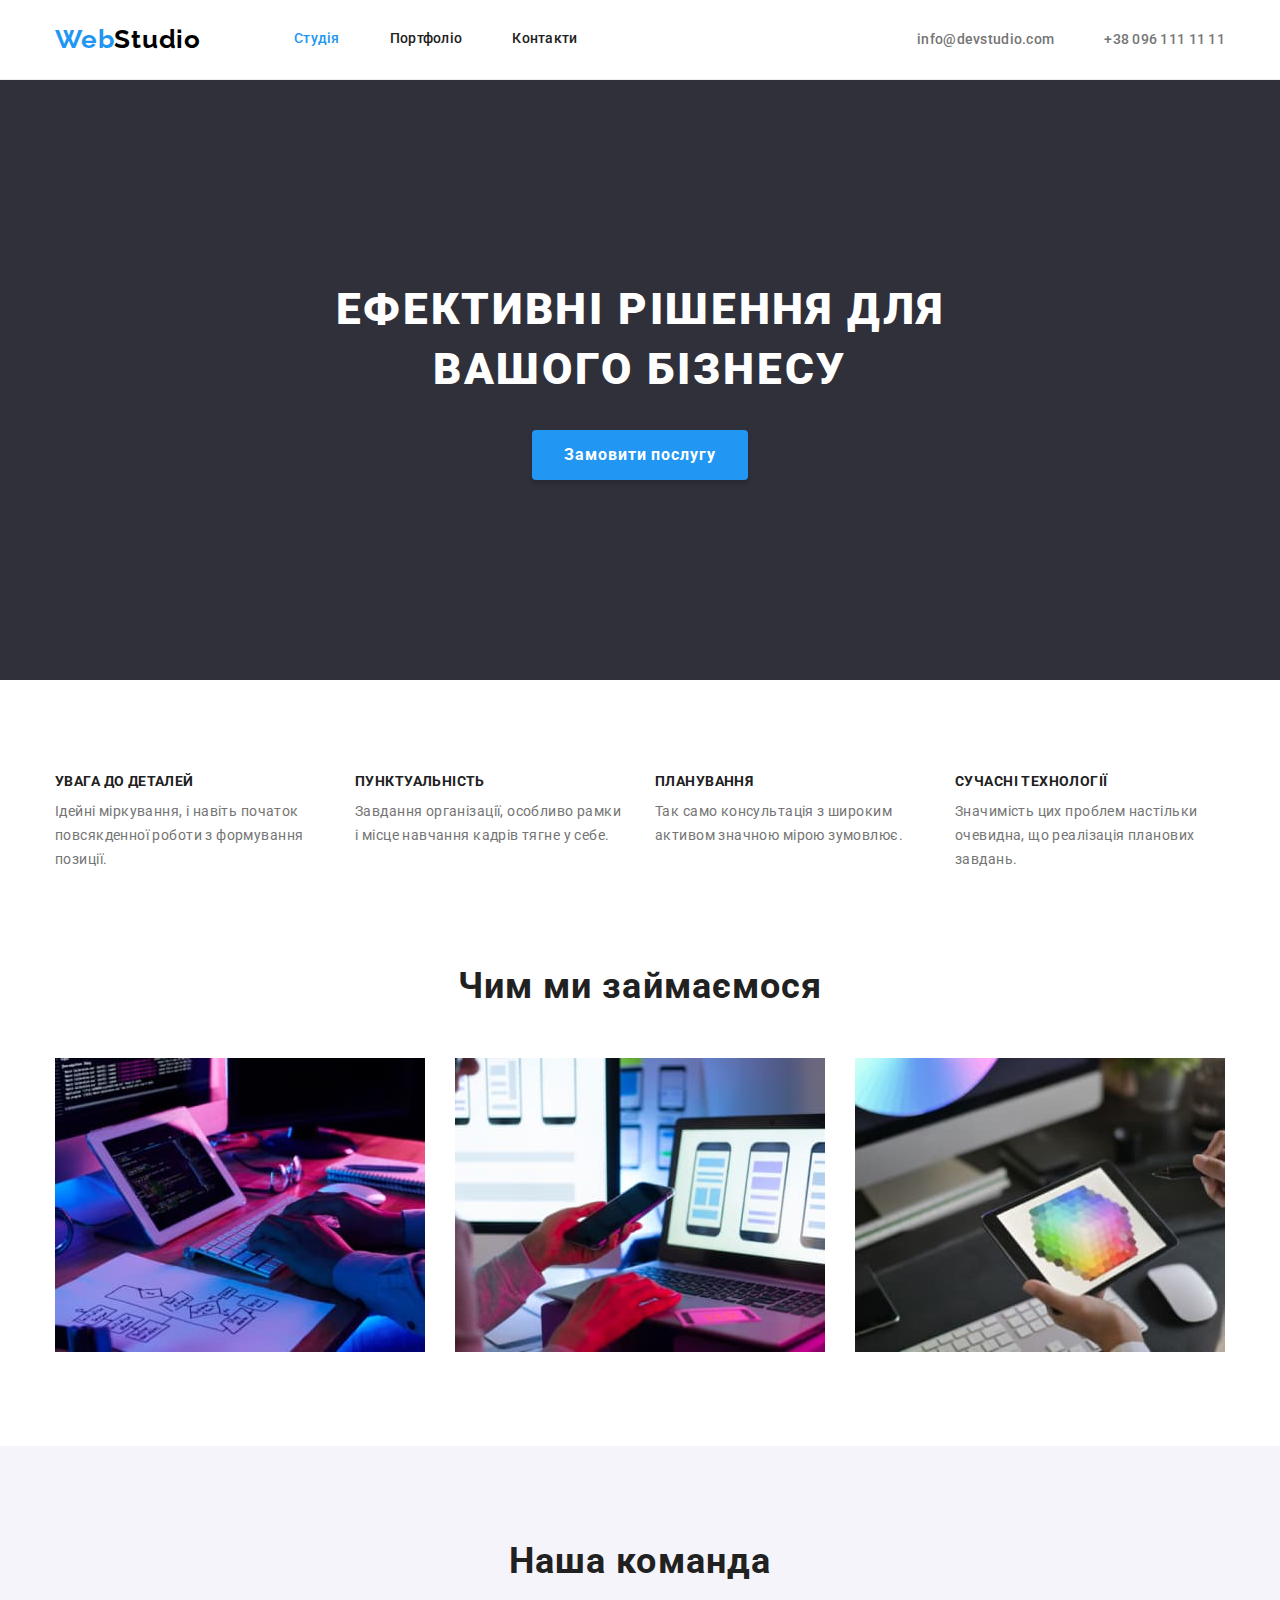
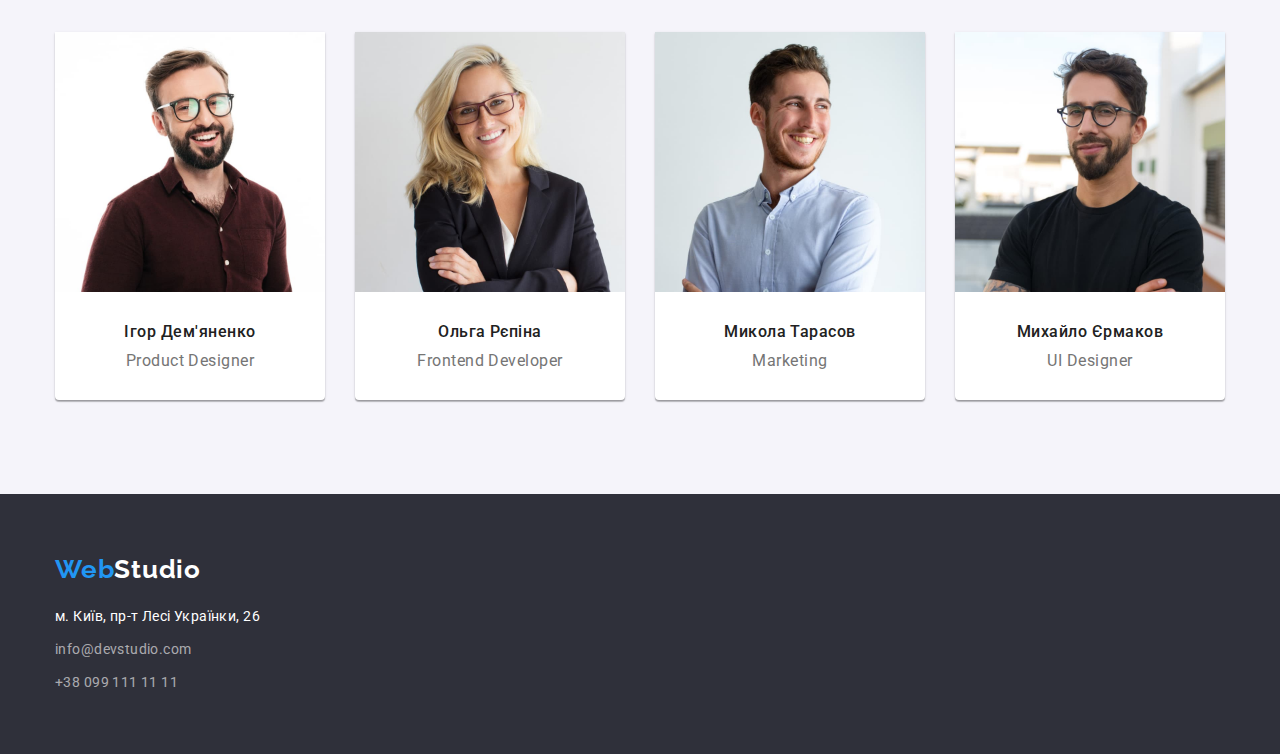
<file: index.html>
<!DOCTYPE html>
<html lang="uk">
<head>
    <meta charset="UTF-8">
    <meta http-equiv="X-UA-Compatible" content="IE=edge">
    <meta name="viewport" content="width=device-width, initial-scale=1.0">
    <title>WebStudio</title>
    <link href="https://fonts.googleapis.com/css2?family=Raleway:wght@700&family=Roboto:wght@400;500;700;900&display=swap" 
    rel="stylesheet">
    <link rel="stylesheet" href="https://cdnjs.cloudflare.com/ajax/libs/modern-normalize/1.1.0/modern-normalize.min.css">
    <link rel="stylesheet" href="./css/styles.css">
</head>
<body>
    <header class="header">
        <div class="container header-container">
        <nav class="nav-container">
            <a href="./index.html" class="logo">Web<span class="studio">Studio</span></a>
            <ul class="site-nav list">
                <li>
                    <a href="./index.html" class="link current">Студія</a>
                </li>
                <li>
                    <a href="./portfolio.html" class="link">Портфоліо</a>
                </li>
                <li>
                    <a href="#" class="link">Контакти</a>
                </li>
            </ul>
        </nav>
        <ul class="contact list">
            <li>
                <a href="mailto:info@devstudio.com" class="link">info@devstudio.com</a>
            </li>
            <li>
                <a href="tel:+380961111111" class="link">+38 096 111 11 11</a>
            </li>
        </ul>
        </div>
    </header>
    <main>
        <section class="hero hero-wrap">
            <div class="container">
            <h1 class="hero-title">Ефективні рішення для <br> вашого бізнесу</h1>
            <button type="button" class="hero-button">Замовити послугу</button>
            </div>
        </section>
        <section class="section feature-wrap">
            <div class="container">
            <h2 hidden>Нашиі особливості</h2>
            <ul class="feature list">
                <li class="iteam">
                    <h3 class="title">Увага до деталей</h3>
                    <p class="feature-description">Ідейні міркування, і навіть початок повсякденної роботи з формування позиції.</p>
                </li>
                <li class="iteam">
                    <h3 class="title">Пунктуальність</h3>
                    <p class="feature-description">Завдання організації, особливо рамки і місце навчання кадрів тягне у себе.</p>
                </li>
                <li class="iteam">
                    <h3 class="title">Планування</h3>
                    <p class="feature-description">Так само консультація з широким активом значною мірою зумовлює.</p>
                </li>
                <li class="iteam">
                    <h3 class="title">Сучасні технології</h3>
                    <p class="feature-description">Значимість цих проблем настільки очевидна, що реалізація планових завдань.</p>
                </li>
            </ul>
            </div>
        </section>
        <section class="section work-wrap">
            <div class="container">
            <h2 class="section-title">Чим ми займаємося</h2>
            <ul class="list iteam-wrap">
                <li class="images-list">
                    <img src="./images/desktop.jpg" alt="Десктопні додатки" width="370">
                </li>
                <li class="images-list">
                    <img src="./images/mobile.jpg" alt="Мобільні додатки" width="370">
                </li>
                <li class="images-list">
                    <img src="./images/design.jpg" alt="Дизайнерські рішення" width="370">
                </li>
            </ul>
            </div>
        </section>
        <section class="section-team">
            <div class="container">
            <h2 class="section-title">Наша команда</h2>
            <ul class="team list">
                <li class="tm-wrap">
                    <img src="./images/igor.jpg" alt="Ігор Дем'яненко" width="270">
                    <p class="tm-name">Ігор Дем'яненко</p>
                    <p lang="en" class="prof">Product Designer</p>
                </li>
                <li class="tm-wrap">
                    <img src="./images/olga.jpg" alt="Ольга Рєпіна" width="270">
                    <p class="tm-name">Ольга Рєпіна</p>
                    <p lang="en" class="prof">Frontend Developer</p>
                </li>
                <li class="tm-wrap">
                    <img src="./images/mykola.jpg" alt="Микола Тарасов" width="270">
                    <p class="tm-name">Микола Тарасов</p>
                    <p lang="en" class="prof">Marketing</p>
                </li>
                <li class="tm-wrap">
                    <img src="./images/mikhailo.jpg" alt="Михайло Єрмаков" width="270">
                    <p class="tm-name">Михайло Єрмаков</p>
                    <p lang="en" class="prof">UI Designer</p>
                </li>
            </ul>
            </div>
        </section>
    </main>
    <footer class="footer">
        <div class="container">
        <a href="./index.html" class="logo">Web<span class="studio-footer">Studio</span></a>
        <address class="address-wrap">
            <ul class="list">
                <li class="footer-list">
                    <a href="https://goo.gl/maps/CPtrU1FHBa2aNyZL9" target="_blank" rel="noopener noreferrer" class="address">м. Київ, пр-т Лесі Українки, 26</a> 
                </li>
                <li class="footer-list"> 
                    <a href="mailto:info@devstudio.com" class="contact-footer">info@devstudio.com</a> 
                </li>
                <li class="footer-list"> 
                    <a href="tel:+380991111111" class="contact-footer">+38 099 111 11 11</a> 
                </li>
            </ul>
        </address>
        </div>
    </footer>
    
</body>
</html>
</file>
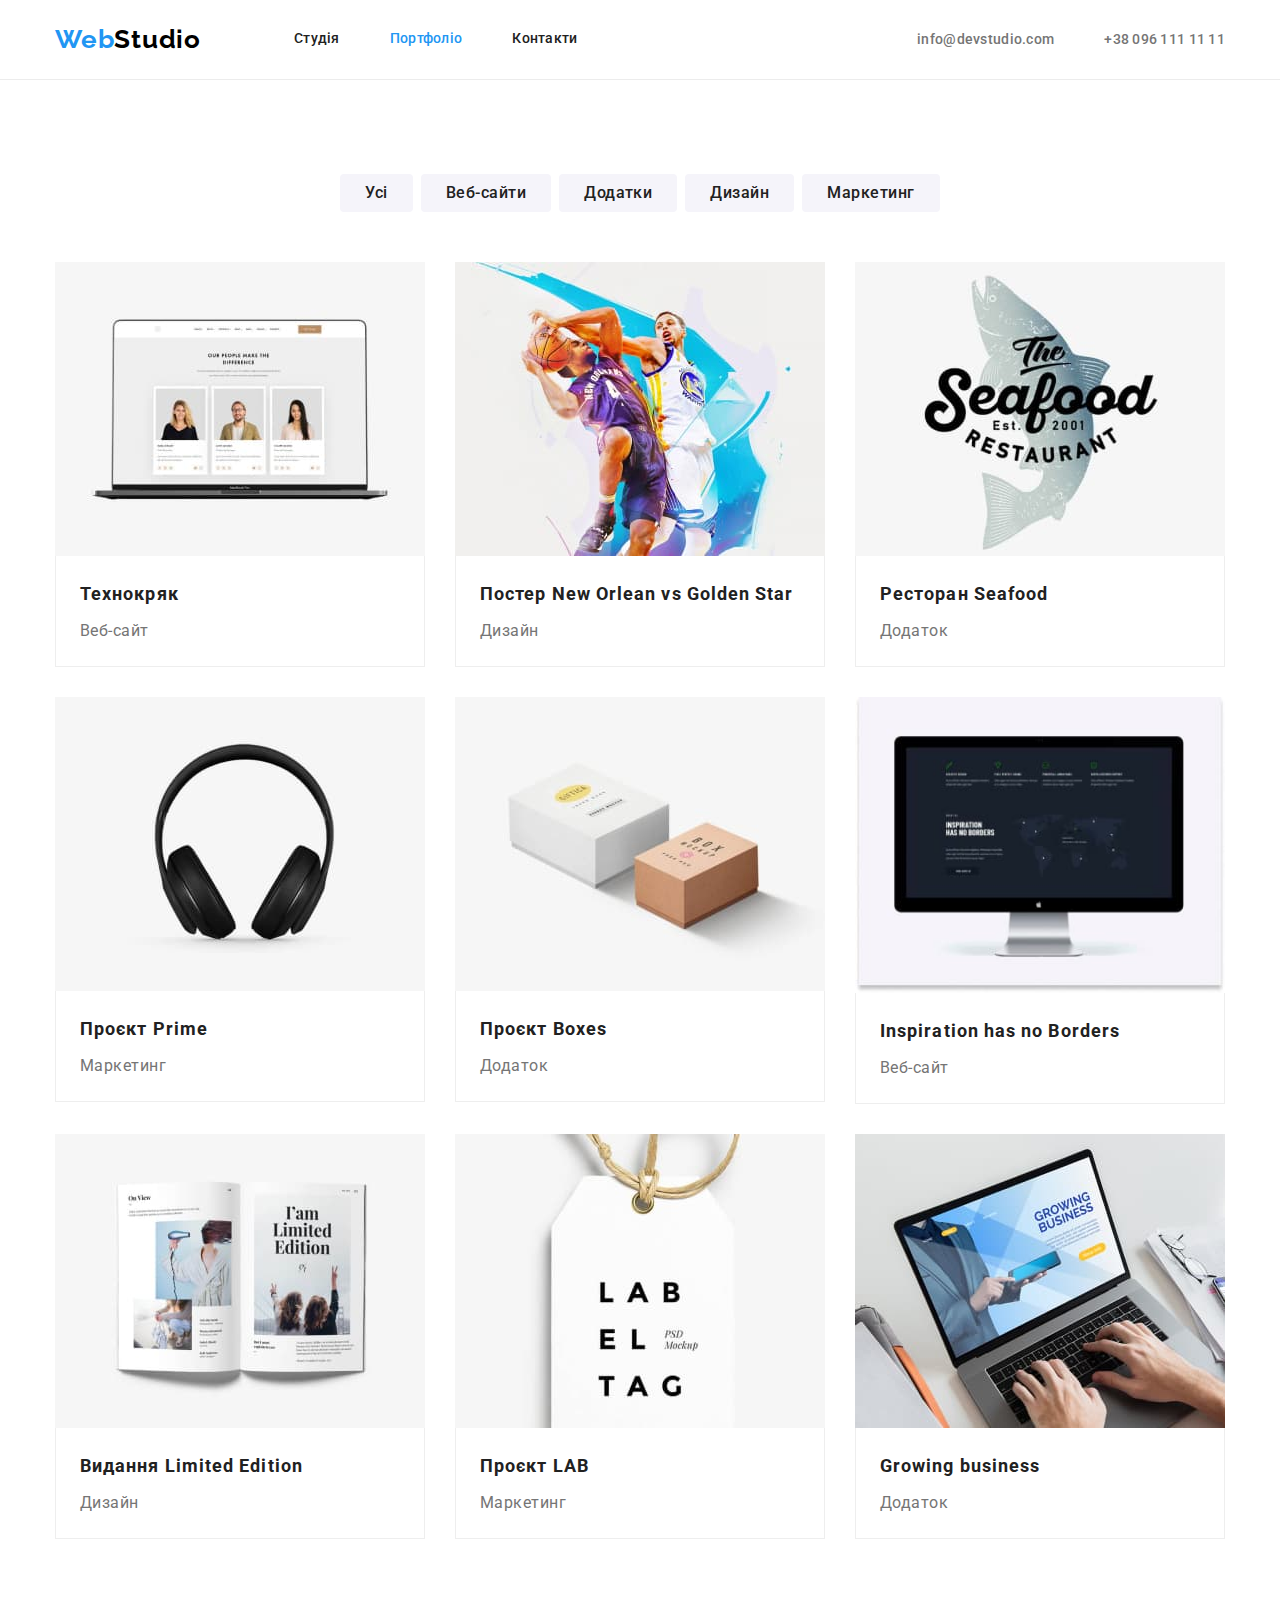
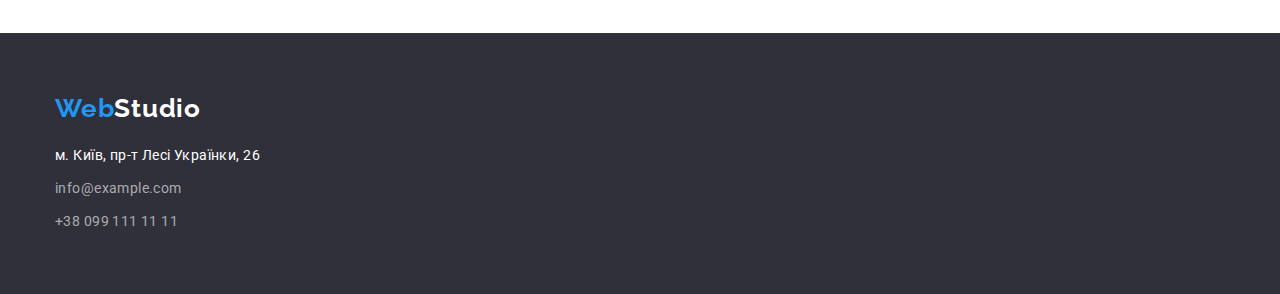
<file: portfolio.html>
<!DOCTYPE html>
<html lang="uk">
<head>
    <meta charset="UTF-8">
    <meta http-equiv="X-UA-Compatible" content="IE=edge">
    <meta name="viewport" content="width=device-width, initial-scale=1.0">
    <title>Портфоліо</title>
    <link href="https://fonts.googleapis.com/css2?family=Raleway:wght@700&family=Roboto:wght@400;500;700;900&display=swap"
    rel="stylesheet">
    <link rel="stylesheet" href="https://cdnjs.cloudflare.com/ajax/libs/modern-normalize/1.1.0/modern-normalize.min.css">
    <link rel="stylesheet" href="./css/styles.css">
</head>
<body>
    <header class="header">
        <div class="container header-container">
        <nav class="nav-container">
            <a href="./index.html" class="logo">Web<span class="studio">Studio</span></a>
            <ul class="site-nav list">
                <li>
                    <a href="./index.html" class="link">Студія</a>
                </li>
                <li>
                    <a href="./portfolio.html" class="link current">Портфоліо</a>
                </li>
                <li>
                    <a href="#" class="link">Контакти</a>
                </li>
            </ul>
        </nav>
        <ul class="contact list">
            <li>
                <a href="mailto:info@devstudio.com" class="link">info@devstudio.com</a>
            </li>
            <li>
                <a href="tel:+380961111111" class="link">+38 096 111 11 11</a>
            </li>
        </ul>
        </div>
    </header>
    <main>
        <section class="section filter-wrap">
            <div class="container">
            <h1 hidden>Портфоліо</h1>
            <ul class="filter list">
                <li>
                    <button type="button" class="button">Усі</button>
                </li>
                <li>
                    <button type="button" class="button">Веб-сайти</button>
                </li>
                <li>
                    <button type="button" class="button">Додатки</button>
                </li>
                <li>
                    <button type="button" class="button">Дизайн</button>
                </li>
                <li>
                    <button type="button" class="button">Маркетинг</button>
                </li>
            </ul>
            <ul class="list work-container">
                <li class="work-iteam">
                    <a href="#" class="work">
                        <img src="./images/teh.jpg" alt="Технокряк" width="370">
                        <div class="border-work">
                        <h2 class="name-work">Технокряк</h2>
                        <p class="type-work">Веб-сайт</p>
                        </div>
                    </a>
                </li>
                <li class="work-iteam">
                    <a href="#" class="work">
                        <img src="./images/neworlean.jpg" alt="Постер" width="370">
                        <div class="border-work">
                        <h2 class="name-work">Постер New Orlean vs Golden Star</h2>
                        <p class="type-work">Дизайн</p>
                        </div>
                    </a>
                </li>
                <li class="work-iteam">
                    <a href="#" class="work">
                        <img src="./images/seafood.jpg" alt="Ресторан" width="370">
                        <div class="border-work">
                        <h2 class="name-work">Ресторан Seafood</h2>
                        <p class="type-work">Додаток</p>
                        </div>
                    </a>
                </li>
                <li class="work-iteam">
                    <a href="#" class="work">
                        <img src="./images/prime.jpg" alt="Проект Prime" width="370">
                        <div class="border-work">
                        <h2 class="name-work">Проєкт Prime</h2>
                        <p class="type-work">Маркетинг</p>
                        </div>
                    </a>
                </li>
                <li class="work-iteam">
                    <a href="#" class="work">
                        <img src="./images/boxes.jpg" alt="Проект Boxes" width="370">
                        <div class="border-work">
                        <h2 class="name-work">Проєкт Boxes</h2>
                        <p class="type-work">Додаток</p>
                        </div>
                    </a>
                </li>
                <li class="work-iteam">
                    <a href="#" class="work">
                        <img src="./images/inspiration.jpg" alt="Inspiration has no Borders" width="370">
                        <div class="border-work">
                        <h2 class="name-work">Inspiration has no Borders</h2>
                        <p class="type-work">Веб-сайт</p>
                        </div>
                    </a>
                </li>
                <li class="work-iteam">
                    <a href="#" class="work">
                        <img src="./images/limitededition.jpg" alt="Видання Limited Edition" width="370">
                        <div class="border-work">
                        <h2 class="name-work">Видання Limited Edition</h2>
                        <p class="type-work">Дизайн</p>
                        </div>
                    </a>
                </li>
                <li class="work-iteam">
                    <a href="#" class="work">
                        <img src="./images/lab.jpg" alt="Проєкт LAB" width="370">
                        <div class="border-work">
                        <h2 class="name-work">Проєкт LAB</h2>
                        <p class="type-work">Маркетинг</p>
                        </div>
                    </a>
                </li>
                <li class="work-iteam">
                    <a href="#" class="work">
                        <img src="./images/growing.jpg" alt="Growing business" width="370">
                        <div class="border-work">
                        <h2 lang="en" class="name-work">Growing business</h2>
                        <p class="type-work">Додаток</p>
                        </div>
                    </a>
                </li>
            </ul>
            </div>
        </section>
    </main>
    <footer class="footer">
        <div class="container">
        <a href="./index.html" class="logo">Web<span class="studio-footer">Studio</span></a>
        <address class="address-wrap">
            <ul class="list">
                <li class="footer-list">
                    <a href="https://goo.gl/maps/CPtrU1FHBa2aNyZL9" target="_blank" rel="noopener noreferrer"
                        class="address">м. Київ, пр-т Лесі Українки, 26</a>
                </li>
                <li class="footer-list">
                    <a href="mailto:info@example.com" class="contact-footer">info@example.com</a>
                </li>
                <li class="footer-list">
                    <a href="tel:+380991111111" class="contact-footer">+38 099 111 11 11</a>
                </li>
            </ul>
        </address>
        </div>
    </footer>
</body>
</html>
</file>
<file: css/styles.css>
/* колір основного тексту: #757575 */
/* колір вторинного тексту #212121 */
/* колір акценту #2196F3 */
/* колір білий #FFFFFF */
/* колір у футері rgba(255, 255, 255, 0.6) */

:root {
    --primary-text-color: #757575;
    --title-text-color: #212121;
    --accent-color: #2196F3;
    --primary-white-color: #FFFFFF;
    --primary-black-color: #000000;
    --primary-background-color: #2F303A;
    --title-background-color: #F5F4FA;
    --secondary-background-color: #2F303A;

}

h1,
h2,
h3,
h4,
h5,
h6,
p {
    margin: 0;
}

img {
    display: block;
    max-width: 100%;
    height: auto;
}

body {
    color: var(--primary-text-color);
    background-color: var(--primary-white-color);
    font-family: "Roboto", sans-serif;
}

.list {
    list-style: none;
    padding: 0;
    margin: 0;
}

.container {
    margin: 0 auto;
    width: 1200px;
    padding-left: 15px;
    padding-right: 15px;
    /* outline: 2px solid tomato; */
}



/* ------------------------------------------------------- */

    /* Шапка */

.header-container {
    display: flex;
    align-items: center;
}

.nav-container {
    display: flex;
}

.contact {
    display: flex;
    gap: 50px;
    
}

.site-nav {
    display: flex;
    align-items: center;
    gap: 50px;
}

.nav-container {
    margin-right: auto;
}

.header {
    padding-top: 24px;
    padding-bottom: 24px;
    border-bottom: 1px solid #ECECEC;
}

.logo {
    color: var(--accent-color);
    font-family: "Raleway";
    font-weight: 700;
    font-size: 26px;
    line-height: 1.19;
    letter-spacing: 0.03em;
    text-decoration: none;
    margin-right: 93px;
}

.studio {
    color: var(--primary-black-color);
}


.site-nav .link {
    color: var(--title-text-color);
    font-weight: 500;
    font-size: 14px;
    line-height: 1.14;
    letter-spacing: 0.02em;
    text-decoration: none;
    display: block;
}

.site-nav .link:hover,
.site-nav .link:focus {
    color: var(--accent-color);
}

.contact .link {
    color: var(--primary-text-color);
    font-weight: 500;
    font-size: 14px;
    line-height: 1.14;
    letter-spacing: 0.02em;
    text-decoration: none;
}

.contact .link:hover,
.contact .link:focus {
    color: var(--accent-color);
}

.site-nav .link.current {
    color: var(--accent-color);
}



/* ------------------------------------------------------- */

    /* Герой */

.hero {
    background-color: var(--primary-background-color);
    text-align: center;
}

.hero-title {
    color: var(--primary-white-color);
    font-weight: 900;
    font-size: 44px;
    line-height: 1.36;
    letter-spacing: 0.06em;
    text-transform: uppercase;
    margin-bottom: 30px;
}

.hero-button {
    color: var(--primary-white-color);
    background-color: var(--accent-color);
    font-family: inherit;
    font-weight: 700;
    font-size: 16px;
    line-height: 1.88;
    letter-spacing: 0.06em;
    cursor: pointer;
    border: none;
    box-shadow: 0px 4px 4px rgba(0, 0, 0, 0.15);
    border-radius: 4px;
    padding: 10px 32px;
    min-width: 216px;
    text-align: center;
}

.hero-wrap {
    padding-top: 200px;
    padding-bottom: 200px;

}



/* ------------------------------------------------------ */

    /* Наші особливості */

.iteam {
    width: 270px;
}

.feature {
    display: flex;
    gap: 30px;
}    

.feature-wrap {
    padding-top: 94px;
    padding-bottom: 94px;
}

.feature .title {
    color: var(--title-text-color);
    font-size: 14px;
    line-height: 1.14;
    letter-spacing: 0.03em;
    text-transform: uppercase;
    margin-bottom: 10px;
}

.feature-description {
    font-size: 14px;
    line-height: 1.71;
    letter-spacing: 0.03em;
}



/* ------------------------------------------------------- */

    /* Чим ми займаємося */

.iteam-wrap {
    display: flex;
    gap: 30px;
}

.images-list {
    width: calc((100% - 60px) / 3);
}

.work-wrap {
    padding-bottom: 94px;
}

.section-title {
    color: var(--title-text-color);
    font-size: 36px;
    line-height: 1.17;
    text-align: center;
    letter-spacing: 0.03em;
    margin-bottom: 50px;  
}



/* --------------------------------------------------------- */
    /* Команда */

.team {
    display: flex;
    gap: 30px;
}

.tm-wrap {
    width: calc((100% - 90px) / 4);
    background-color: var(--primary-white-color);
    box-shadow: 0px 1px 3px rgba(0, 0, 0, 0.12), 0px 1px 1px rgba(0, 0, 0, 0.14), 0px 2px 1px rgba(0, 0, 0, 0.2);
    border-radius: 0px 0px 4px 4px;
    padding-bottom: 30px;
}

.section-team  {
    background-color: var(--title-background-color);
    padding-top: 94px;
    padding-bottom: 94px;
}

.tm-name {
    color: var(--title-text-color);
    font-weight: 500;
    font-size: 16px;
    line-height: 1.19;
    letter-spacing: 0.03em;
    margin-top: 30px;
    margin-bottom: 10px;
    text-align: center;
}

.prof {
    font-size: 16px;
    line-height: 1.19;
    letter-spacing: 0.03em;   
    text-align: center;
}



/* ------------------------------------------------------- */
    /* Підвал*/

.footer {
    background-color: var(--secondary-background-color);
    padding-top: 60px;
    padding-bottom: 60px;
}

.address-wrap {
    margin-top: 20px;
}

.footer-list:not(:last-child) {
    margin-bottom: 9px;
}

.studio-footer {
    color: var(--primary-white-color);
}

.address {
    color: var(--primary-white-color);
    font-size: 14px;
    line-height: 1.71;
    letter-spacing: 0.03em;
    font-style: normal;
    text-decoration: none;
}

.address:hover,
.address:focus {
    color: var(--accent-color);
}

.contact-footer {
    color: rgba(255, 255, 255, 0.6);
    font-size: 14px;
    line-height: 1.71;
    letter-spacing: 0.03em;
    font-style: normal;
    text-decoration: none;
}

.contact-footer:hover,
.contact-footer:focus {
    color: var(--accent-color);
}


/* ----------------------------------------------------------------------------- */

    /* ПОРТФОЛІО */
    /* Фільтер */

.section.filter-wrap {
    padding-top: 94px;
    padding-bottom: 94px;
}

.filter {
    display: flex;
    justify-content: center;
    margin-bottom: 50px;
    gap: 8px;
}

.filter .button {
    color: var(--title-text-color);
    background-color: var(--title-background-color);
    font-family: inherit;
    font-weight: 500;
    font-size: 16px;
    line-height: 1.63;
    text-align: center;
    letter-spacing: 0.03em;
    border: none;
    cursor: pointer;
    padding: 6px 25px;
    border-radius: 4px;
}

.filter .button:hover,
.filter .button:focus {
    color: var(--primary-white-color);
    background-color: var(--accent-color);
    box-shadow: 0px 3px 1px rgba(0, 0, 0, 0.1), 0px 1px 2px rgba(0, 0, 0, 0.08), 0px 2px 2px rgba(0, 0, 0, 0.12);
}



/* ------------------------------------------------------ */
    /* Картки */

.work-container{
    display: flex;
    flex-wrap: wrap;
    gap: 30px;
}

.work-iteam {
    width: calc((100% - 60px) / 3);
}


.name-work {
    color: var(--title-text-color);
    font-size: 18px;
    line-height: 2.0;
    letter-spacing: 0.06em;
    margin-bottom: 4px;
}

.type-work {
    color: var(--primary-text-color);
    font-size: 16px;
    line-height: 1.88;
    letter-spacing: 0.03em;
}

.work {
    text-decoration: none;
}

.border-work {
    border-bottom: 1px solid #EEEEEE;
    border-left: 1px solid #EEEEEE;
    border-right: 1px solid #EEEEEE;
    padding: 20px 24px;
}
</file>
